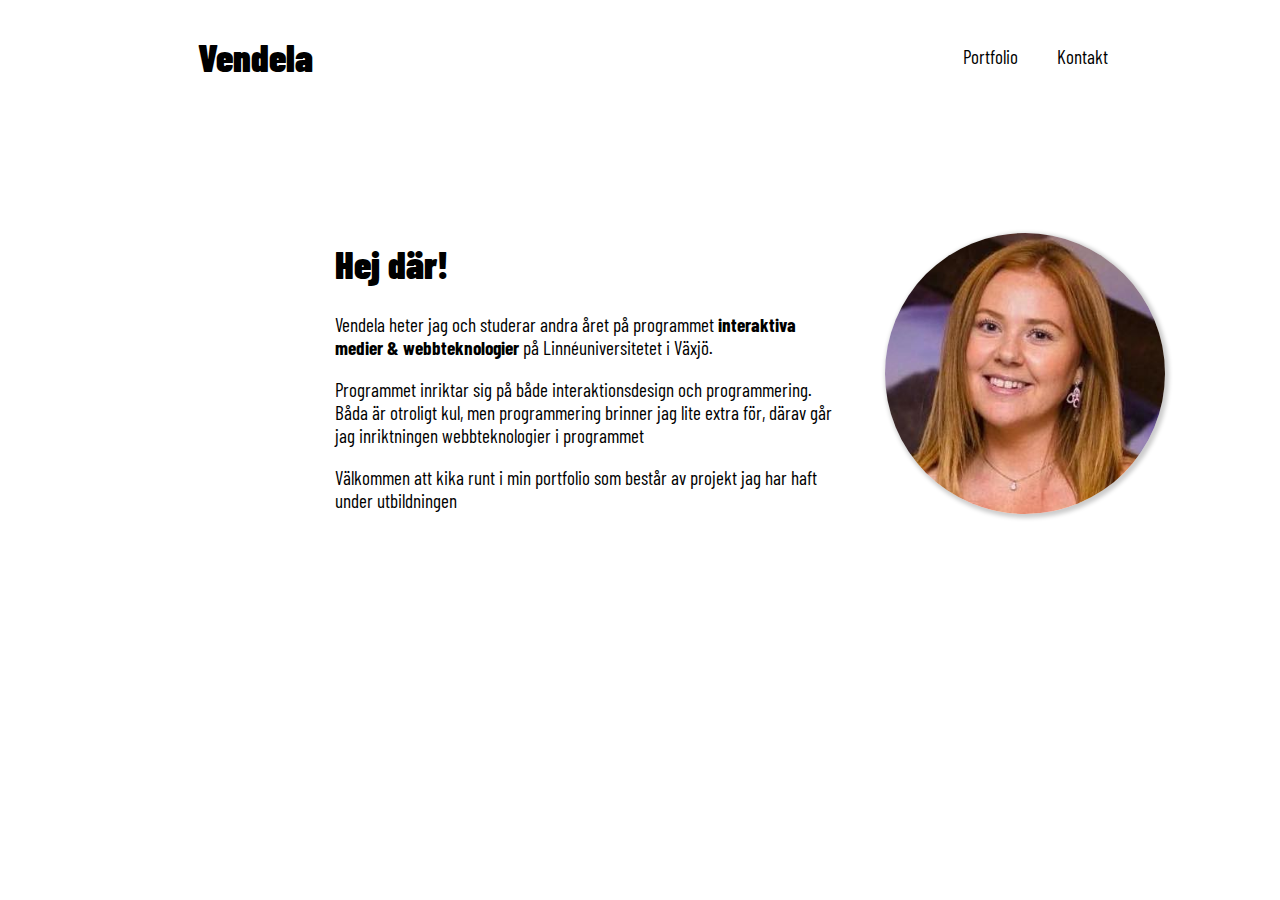
<file: index.html>
<!DOCTYPE html>
<html lang="en">
<head>
    <meta charset="UTF-8">
    <meta name="viewport" content="width=device-width, initial-scale=1.0">
    <link rel="stylesheet" type="text/css" href="style.css">
    <title>Document</title>
</head>
<body>
    <header>
        <a href="index.html"><h1><b>Vendela</b></h1></a>
       <nav>
           <a href="portfolio.html">Portfolio</a>
           <a href="contact.html">Kontakt</a>
       </nav>
    </header>
    <div>
        <section class='about-container'>
            <div id='presentation'>
            <h1><b>Hej där!</b></h1>
            <p>Vendela heter jag och studerar andra året på programmet <b>interaktiva medier & webbteknologier</b> på Linnéuniversitetet i Växjö.</p>
            <p>Programmet inriktar sig på både interaktionsdesign och programmering. Båda är otroligt kul, men programmering brinner jag lite extra för, därav går jag inriktningen webbteknologier i programmet</p>
            <p>Välkommen att kika runt i min portfolio som består av projekt jag har haft under utbildningen</p>
        </div>
            <img src='media/profilepic.jpg' id='profilepic'>
        </section>
    </div>
</body>
</html>
</file>
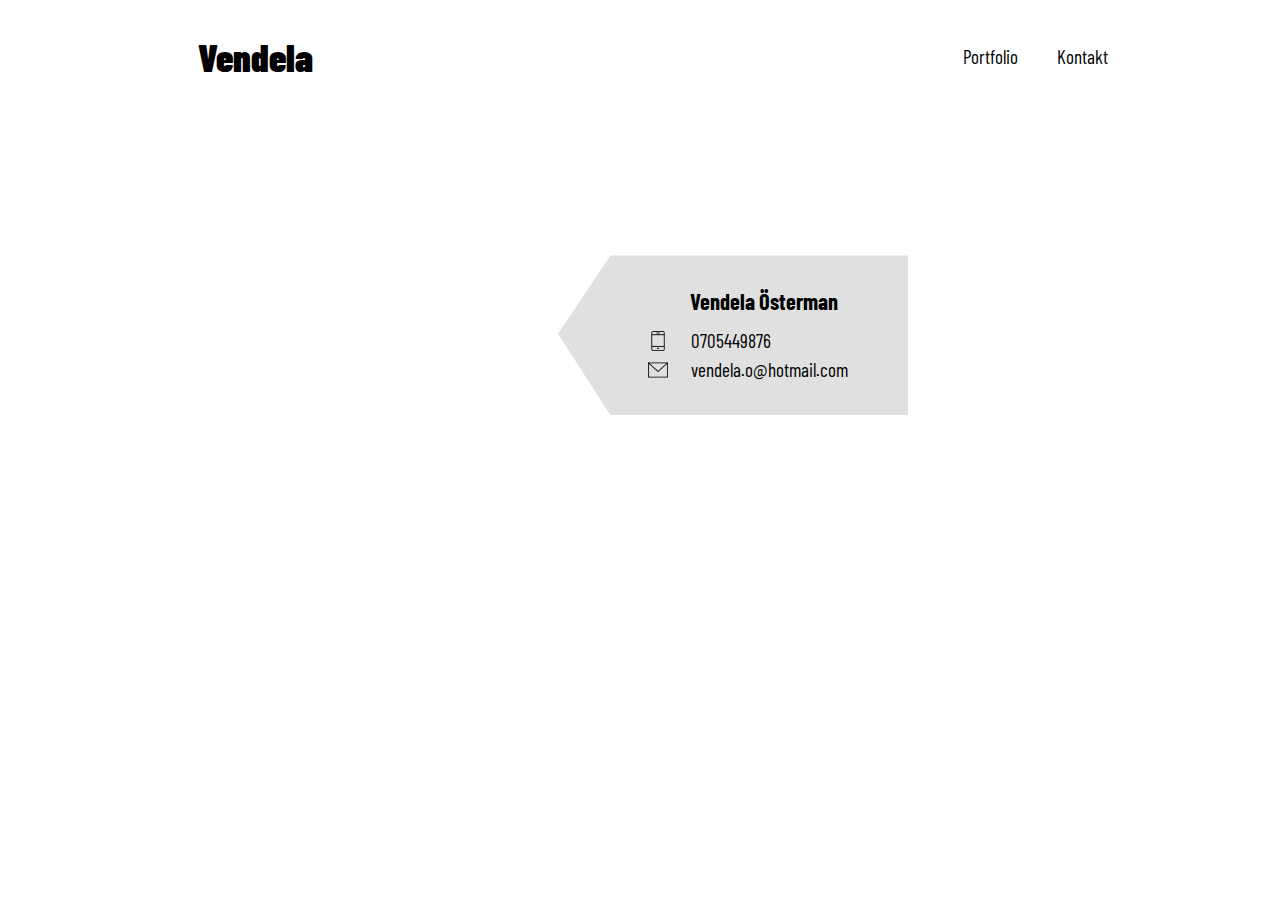
<file: contact.html>
<!DOCTYPE html>
<html lang="en">
<head>
    <meta charset="UTF-8">
    <meta name="viewport" content="width=device-width, initial-scale=1.0">
    <link rel="stylesheet" type="text/css" href="style.css">
    <title>Document</title>
</head>
<body>
    <header>
        <a href="index.html"><h1><b>Vendela</b></h1></a>
       <nav>
           <a href="portfolio.html">Portfolio</a>
           <a href="contact.html">Kontakt</a>
       </nav>
    </header>
    <div id='base'>
        <div id='cinfo'>
            <h3>Vendela Österman</h3>
            <div>
                <img src='media/phoneicon.png' width='20px' height='20px'>
                <p>0705449876</p>
            </div>
            <div>
                <img src='media/mailicon.png' width='20px' height='20px'>
                <p>vendela.o@hotmail.com</p>
            </div>
        </div>
    </div>
    </div>
</body>
</html>
</file>
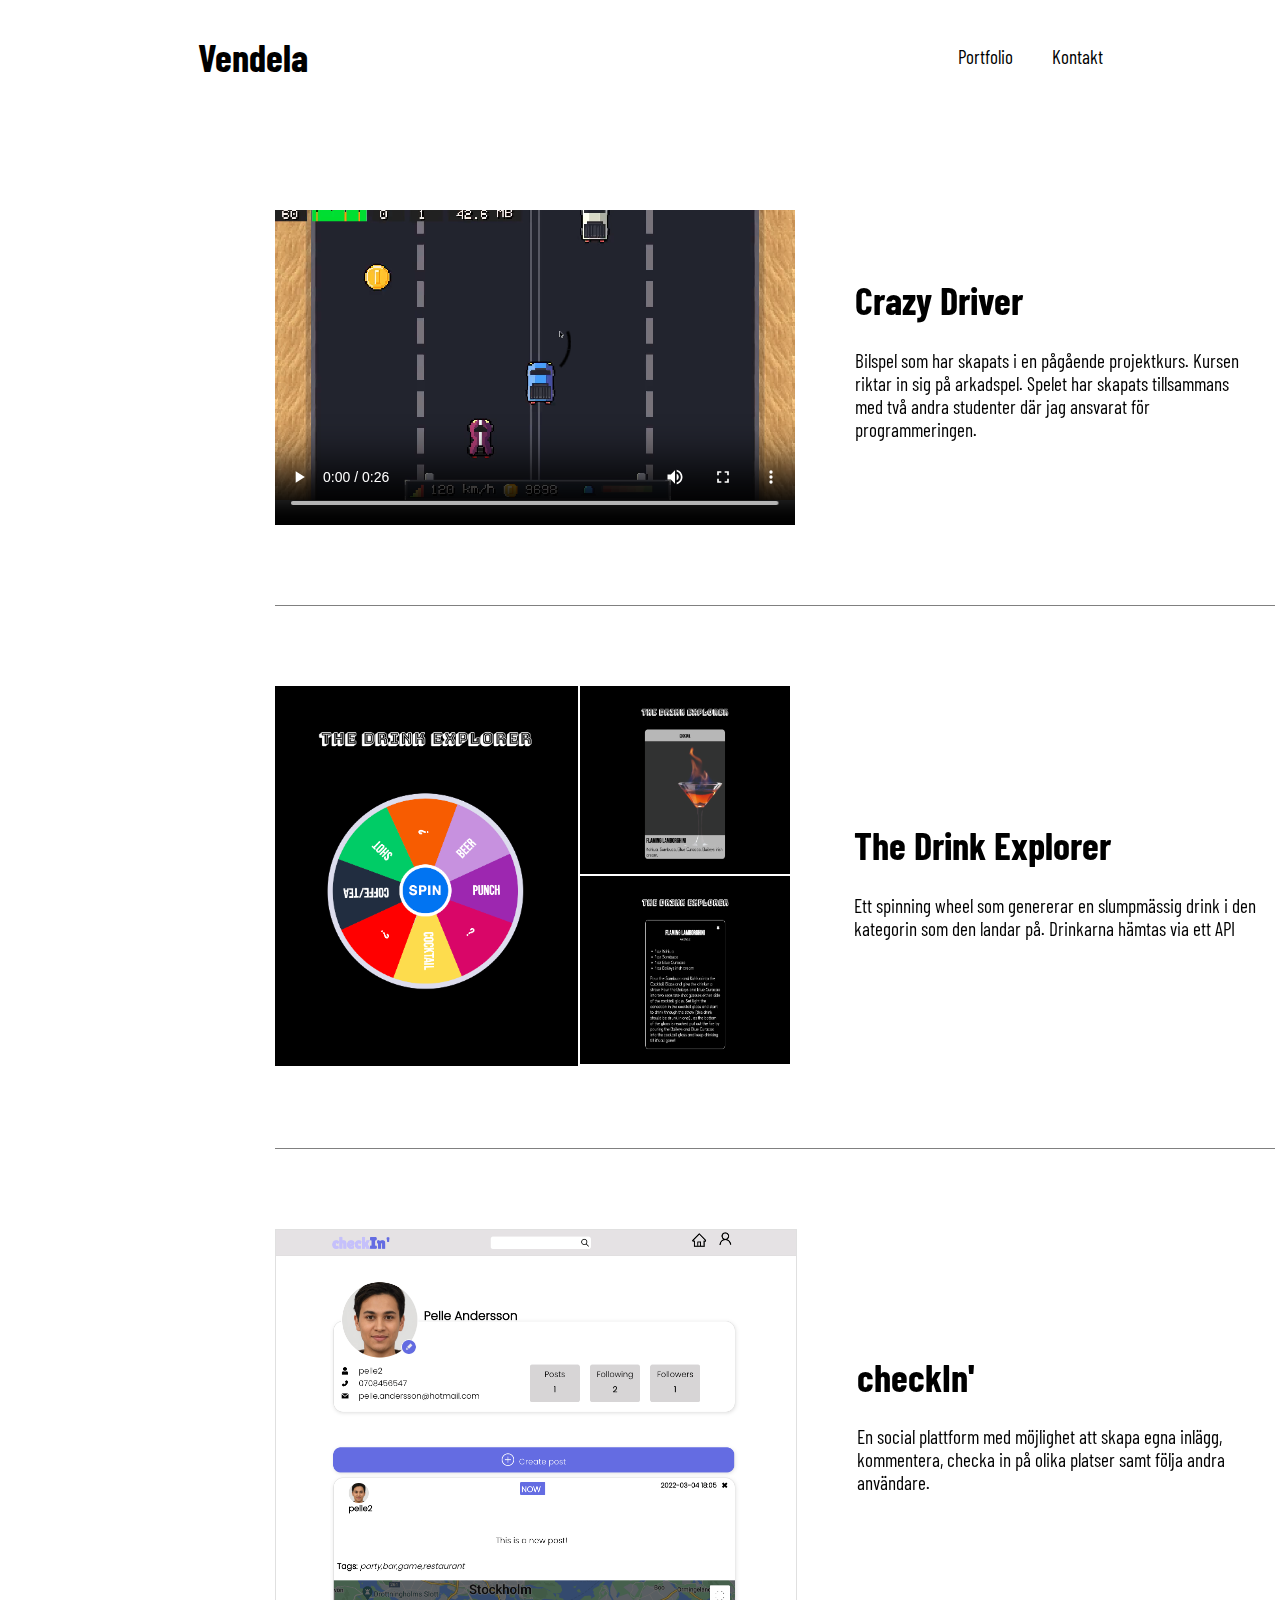
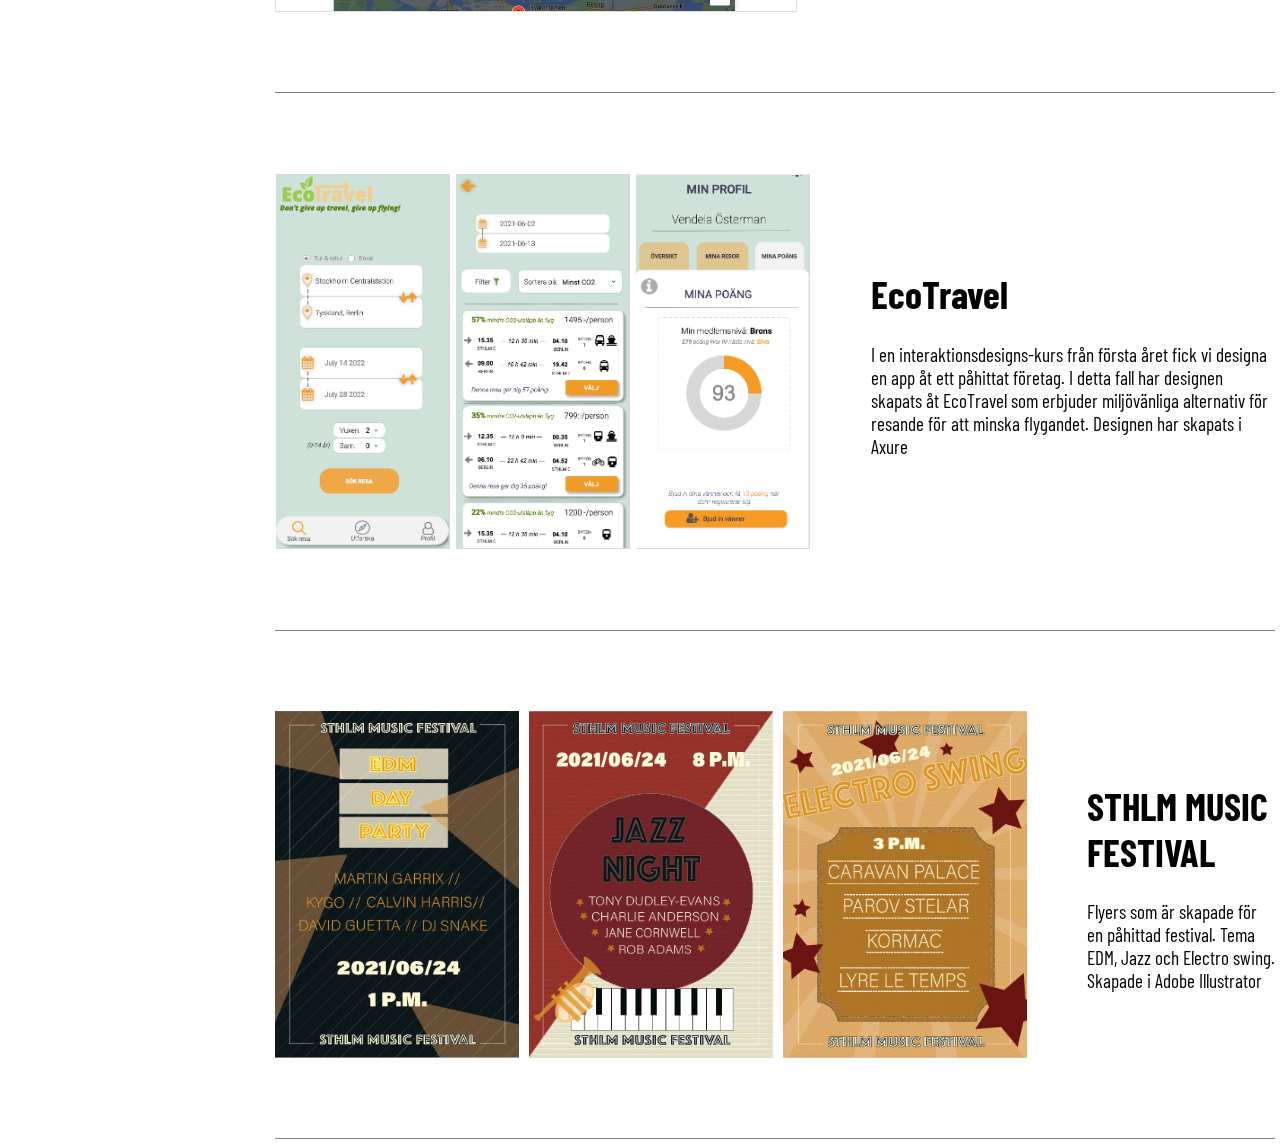
<file: portfolio.html>
<!DOCTYPE html>
<html lang="en">
<head>
    <meta charset="UTF-8">
    <meta name="viewport" content="width=device-width, initial-scale=1.0">
    <link rel="stylesheet" type="text/css" href="style.css">
    <title>Document</title>
</head>
<body>
    <header>
        <a href="index.html"><h1>Vendela</h1></a>
       <nav>
           <a href="portfolio.html">Portfolio</a>
           <a href="contact.html">Kontakt</a>
       </nav>
    </header>
    <div id='content'>
        <div class='p-container'>
            <video width="520" height="340" controls>
                <source src="media/gameklipp.mp4" type="video/mp4">
                Your browser does not support the video tag.
            </video>
            <div class='p-description'>
                <h1>Crazy Driver</h1>
                <p>Bilspel som har skapats i en pågående projektkurs. Kursen riktar in sig på arkadspel. Spelet har skapats tillsammans med två andra studenter där jag ansvarat för programmeringen.</p>
            </div>
        </div>
        <div class='p-container-test'>
            <div id='explimg'>
                <img src='media/drinkexp/drinkexp1.png' width='320px' height='380px' id='explBig'>
                <div>
                    <img src='media/drinkexp/drinkexp3.png' width='210px' height='188px' id='expl3img' class='transf'>
                    <img src='media/drinkexp/drinkexp2.png' width='210px' height='188px' class='transf'>
                </div>
            </div>
            <div class='p-description-test'>
                <h1>The Drink Explorer</h1>
                <p>Ett spinning wheel som genererar en slumpmässig drink i den kategorin som den landar på. Drinkarna hämtas via ett API</p>
            </div>
        </div>
        <div class='p-container'>
            <img src='media/checkin.png' width=520 class='transf2' id='checkingImg'>
            <div class='p-description'>
                <h1>checkIn'</h1>
                <p>En social plattform med möjlighet att skapa egna inlägg, kommentera, checka in på olika platser samt följa andra användare.  </p>
            </div>
        </div>
        <div class='p-container'>
            <div id='ecotr'>
                <img src='media/ecotravel/ecotravel1.png' width='174px' class='transf2'>
                <img src='media/ecotravel/ecotravel2.png' width='174px' class='transf2'>
                <img src='media/ecotravel/ecotravel3.png' width='174px' class='transf2'>
            </div>
            <div class='p-description'>
                <h1>EcoTravel</h1>
                <p>I en interaktionsdesigns-kurs från första året fick vi designa en app åt ett påhittat företag. I detta fall
                    har
                    designen skapats åt EcoTravel som erbjuder miljövänliga alternativ för resande för att minska flygandet.
                    Designen har skapats i Axure</p>
            </div>
        </div>
        <div class='p-container'>
            <div class='flyers'>
                <img src='media/flyers/flyer1.png' width='244px'>
                <img src='media/flyers/flyer2.png' width='244px'>
                <img src='media/flyers/flyer3.png' width='244px'>
            </div>
            <div class='p-description'>
                <h1>STHLM MUSIC FESTIVAL</h1>
                <p>Flyers som är skapade för en påhittad festival. Tema EDM, Jazz och Electro swing. Skapade i Adobe Illustrator
                </p>
            </div>
            
        </div>
    </div>
</body>
</html>
</file>
<file: style.css>
@import url('https://fonts.googleapis.com/css2?family=Barlow+Condensed&display=swap');

body{
    /*background-color:rgb(209, 209, 214);*/
    background-color: white;
    color: black;
    font-family: 'Barlow Condensed', sans-serif;
    font-size: larger;
}

a{
    color: black;
    text-decoration: none;
}

a :active{
    text-decoration: underline;
}

header{
    display: flex;
    align-items: center;
    gap: 50%;
    color: gray;
}

header nav{
    display: flex;
    gap: 20px;
}

header a{
    margin-left: 20%;
}

/* ---- about ----*/
.about-container{
    width: 900px;
    margin-left: 497px;
    display: flex;
    gap: 50px;
    align-items: center;
    padding: 20px;
    margin-top: 90px;
    /*background-color:rgb(248, 248, 248);
    /*box-shadow: 2px 2px 4px 2px #ccc;*/
}

#presentation{
    width: 500px;
    margin-left: 40px;
    /*font-size: larger;*/
}

#profilepic{
    width: 280px;
    border-radius: 100%;
    box-shadow: 2px 2px 4px 2px #ccc;
}

/* ---- portfolio ----*/

.p-container{
    display: flex; 
    gap: 60px; 
    margin-left: 497px;
    width: 1000px;
    align-items: center;
    padding-bottom: 80px;
    padding-top: 80px;
    border-bottom: 0.5px solid gray;
}

.p-container-c{
    display: flex;
    flex-direction: column;
    margin-left: 250px;
    width: 1000px;
    padding-bottom: 80px;
    padding-top: 80px;
    border-bottom: 0.5px solid gray;
}

.p-container-test{
    display: flex; 
    margin-left: 497px;
    width: 1000px;
    align-items: center;
    padding-bottom: 80px;
    padding-top: 80px;
    border-bottom: 0.5px solid gray;
}

.p-description{
    width: 400px;
}

.p-description-test{
    width: 500px;
    margin-left: -50px;
}

#explimg{
    display: flex;
    gap: 2px;
}

#expl3img{
    margin-bottom: -2px;
}

.transf{
    transition: transform 0.5s;
    z-index: 1;
    position: relative;
}

.transf:hover{
    transform: scale(1.7);
    z-index: 100;
}

.transf2{
    transition: transform 0.5s;
    z-index: 1;
    position: relative;
}

.transf2:hover{
    transform: scale(1.5);
    z-index: 100;
}

#checkingImg{
    border: solid 1px rgb(224, 224, 224);
}

#ecotr{
    display: flex;
    gap: 4px;
}

#ecotr img{
    border: 1px white solid;
}

.flyers{
    display: flex;
    gap: 10px;

}

#base {
    clip-path: polygon(15% 0%, 100% 0%, 100% 100%, 15% 100%, 0 49%);
    background-color: rgb(224, 224, 224);
    width: 350px;
    height: 150px;
    margin-left: 750px;
    margin-top: 150px;
    padding-top: 10px;
}

#cinfo{
    margin-left: 90px;
}

#cinfo p{
    margin: 13px;
}

#cinfo h3{
    margin-left: 42px;
}

#cinfo div{
    display: flex;
    align-items: center;
    gap: 10px;
    margin-top: -20px;
}


@media screen and (max-width: 1700px) {
    .about-container, .p-container, .p-container-test{
        margin-left: 427px;
    }

    #base{
        margin-left: 700px;
    }

 }

 @media screen and (max-width: 1500px) {
    .about-container, .p-container, .p-container-test{
        margin-left: 267px;
    }

    header a{
        margin-left: 15%;
    }

    #base{
        margin-left: 550px;
    }
 }

 @media screen and (max-width: 1200px) {
    .about-container, .p-container, .p-container-test{
        margin-left: 140px;
    }

    header a{
        margin-left: 14%;
    }

    #base{
        margin-left: 410px;
    }
 }

 @media screen and (max-width: 700px) {
    .about-container{
        margin-left: 170px;
        width: 300px;
        flex-direction: column;
    }

    .p-container{
        margin-left: 60px;
    }

    .p-container-test{
        margin-left: 0px;
        flex-direction: column;
    }

    .p-description-test{
        width: 400px;
        margin-left: -470px;
    }


    #explBig{
        width: 200px;
        height: 250px;
        margin-left: -250px;
    }

    #expl3img{
        margin-bottom: 0px;
    }

    .p-description{
        width: 200px;
    }

    video{
        width: 300px;
    }

    #checkingImg{
        width: 300px;
    }

    #ecotr img{
        width: 100px;
    }

    .flyers img{
        width: 100px;
    }

    header a{
        margin-left: 7%;
    }

    #base{
        margin-left: 170px;
    }
 }

 @media screen and (max-width: 390px) {
     header{
         flex-direction: column;
         align-items: center;
     }

     header nav{
         flex-direction: column;
         gap: 10px;
     }

     header a{
         margin-left: 10px;
     }

    .about-container{
        flex-direction: column;
        margin-left: 40px;
        padding: 0px;
        width: 300px;
    }

    #presentation{
        width: 300px;
        margin-left: 0px;
        text-align: center;
    }

    .p-container{
        flex-direction: column;
        margin-left: 38px;
        width: 300px;
    }

    .p-description-test{
        width: 300px;
        margin-left: 40px;
    }

    .p-container-test{
        width: 300px;
        margin-left: 38px;
    }

    #explimg{
        flex-direction: column;
    }

    #explimg div{
        margin-left: 65px;
        flex-direction: column;
    }

    #explimg div img{
        width: 160px;
    }

    #explBig{
        margin-left: 45px;
    }

    #base{
        margin-left: 10px;
    }

    /*header a{
        margin-left: 14%;
    }*/
 }
</file>
